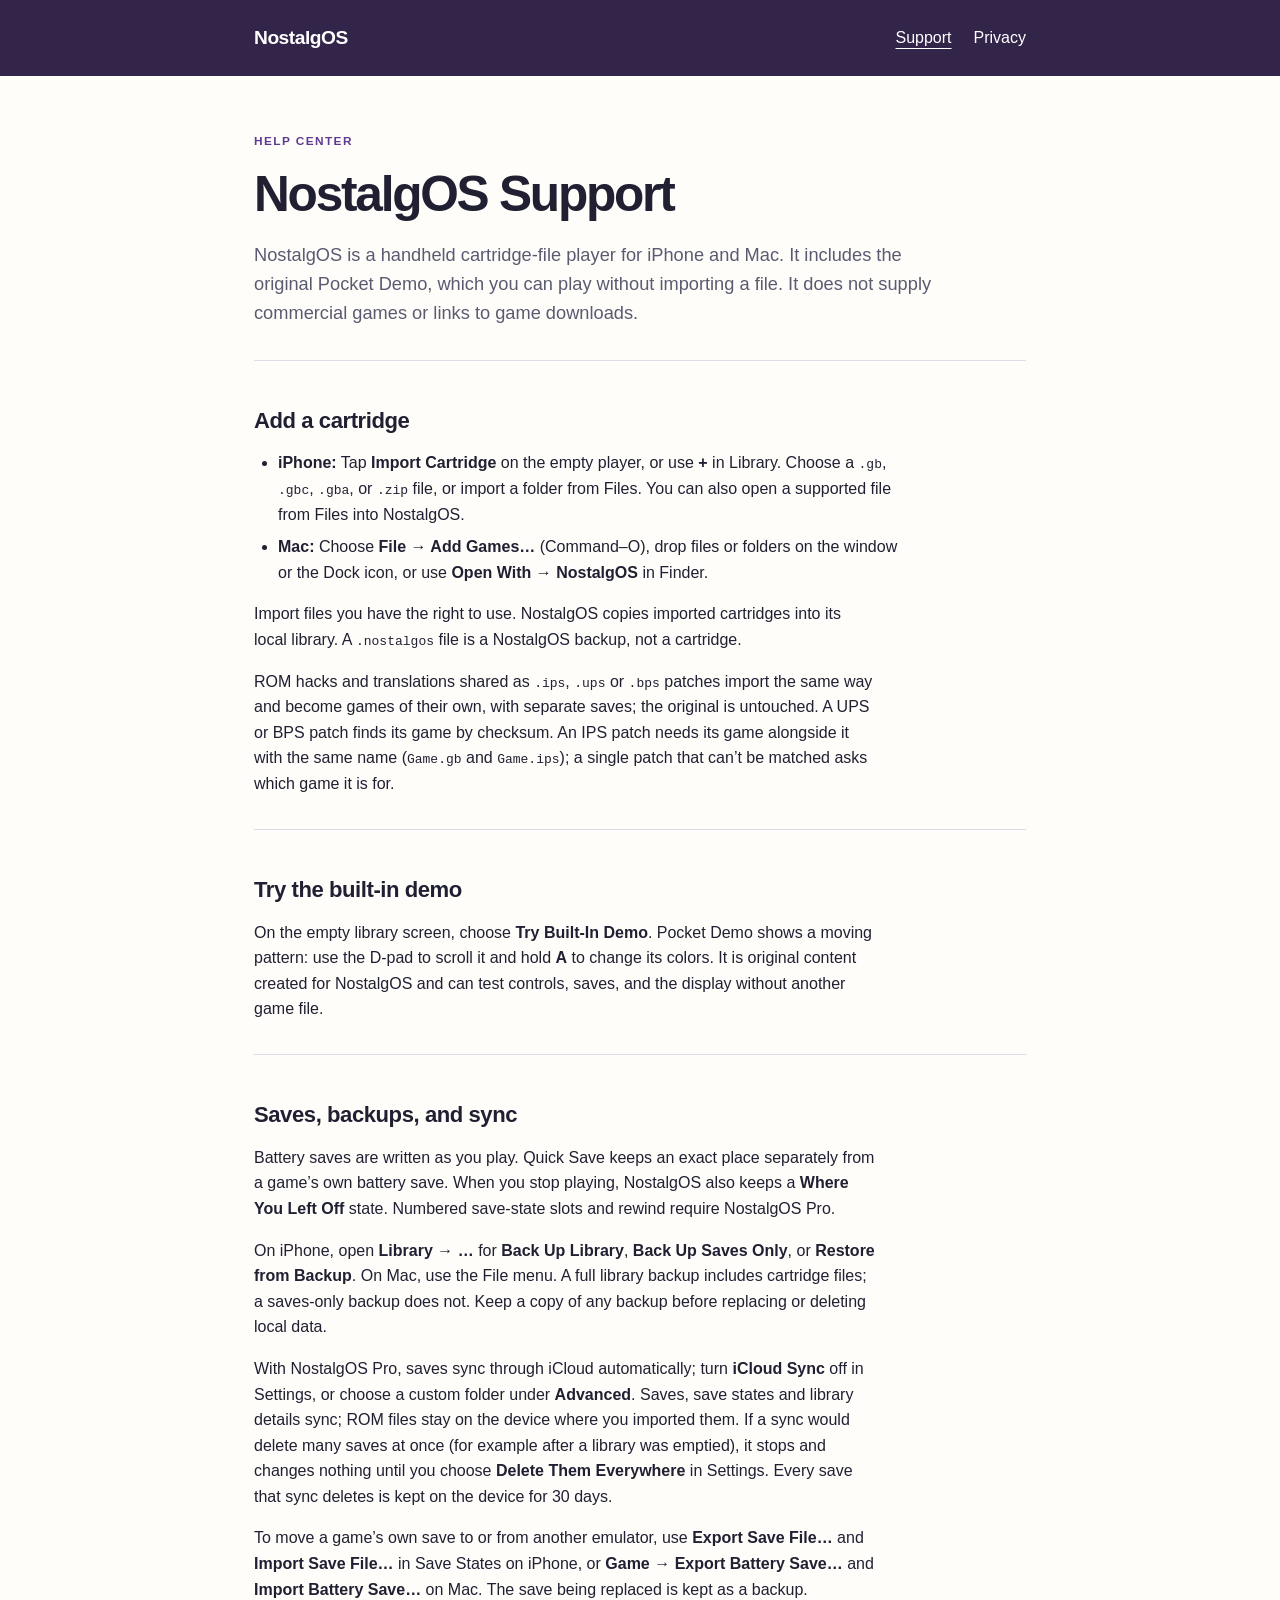
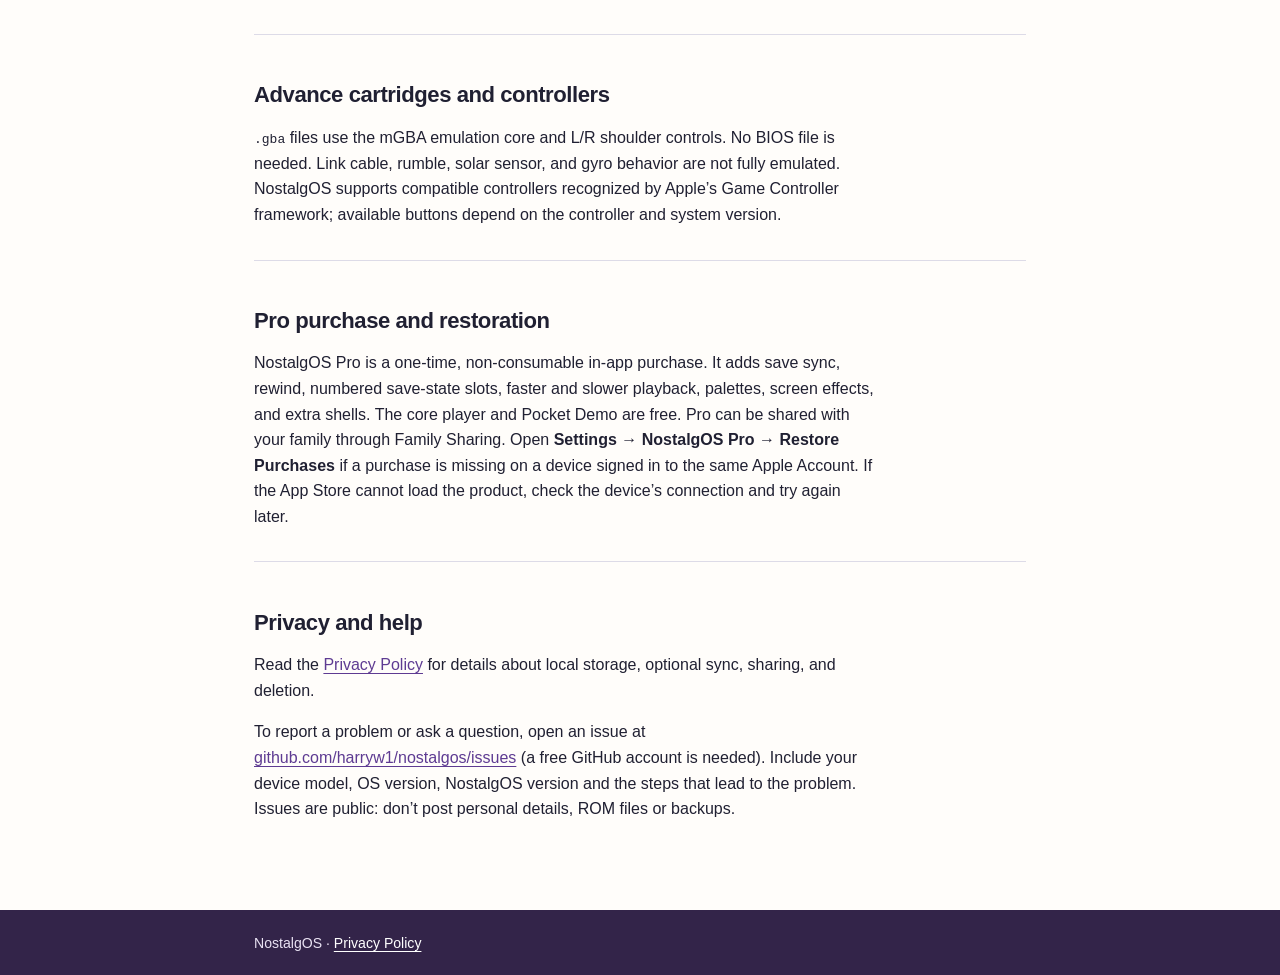
<file: index.html>
<!doctype html>
<html lang="en">
<head><meta charset="utf-8"><meta name="viewport" content="width=device-width,initial-scale=1"><title>NostalgOS</title><meta http-equiv="refresh" content="0; url=support.html"><link rel="canonical" href="support.html"><link rel="stylesheet" href="style.css"></head>
<body><main><div class="wrap"><p><a href="support.html">NostalgOS Support</a> · <a href="privacy.html">Privacy Policy</a></p></div></main></body>
</html>
</file>
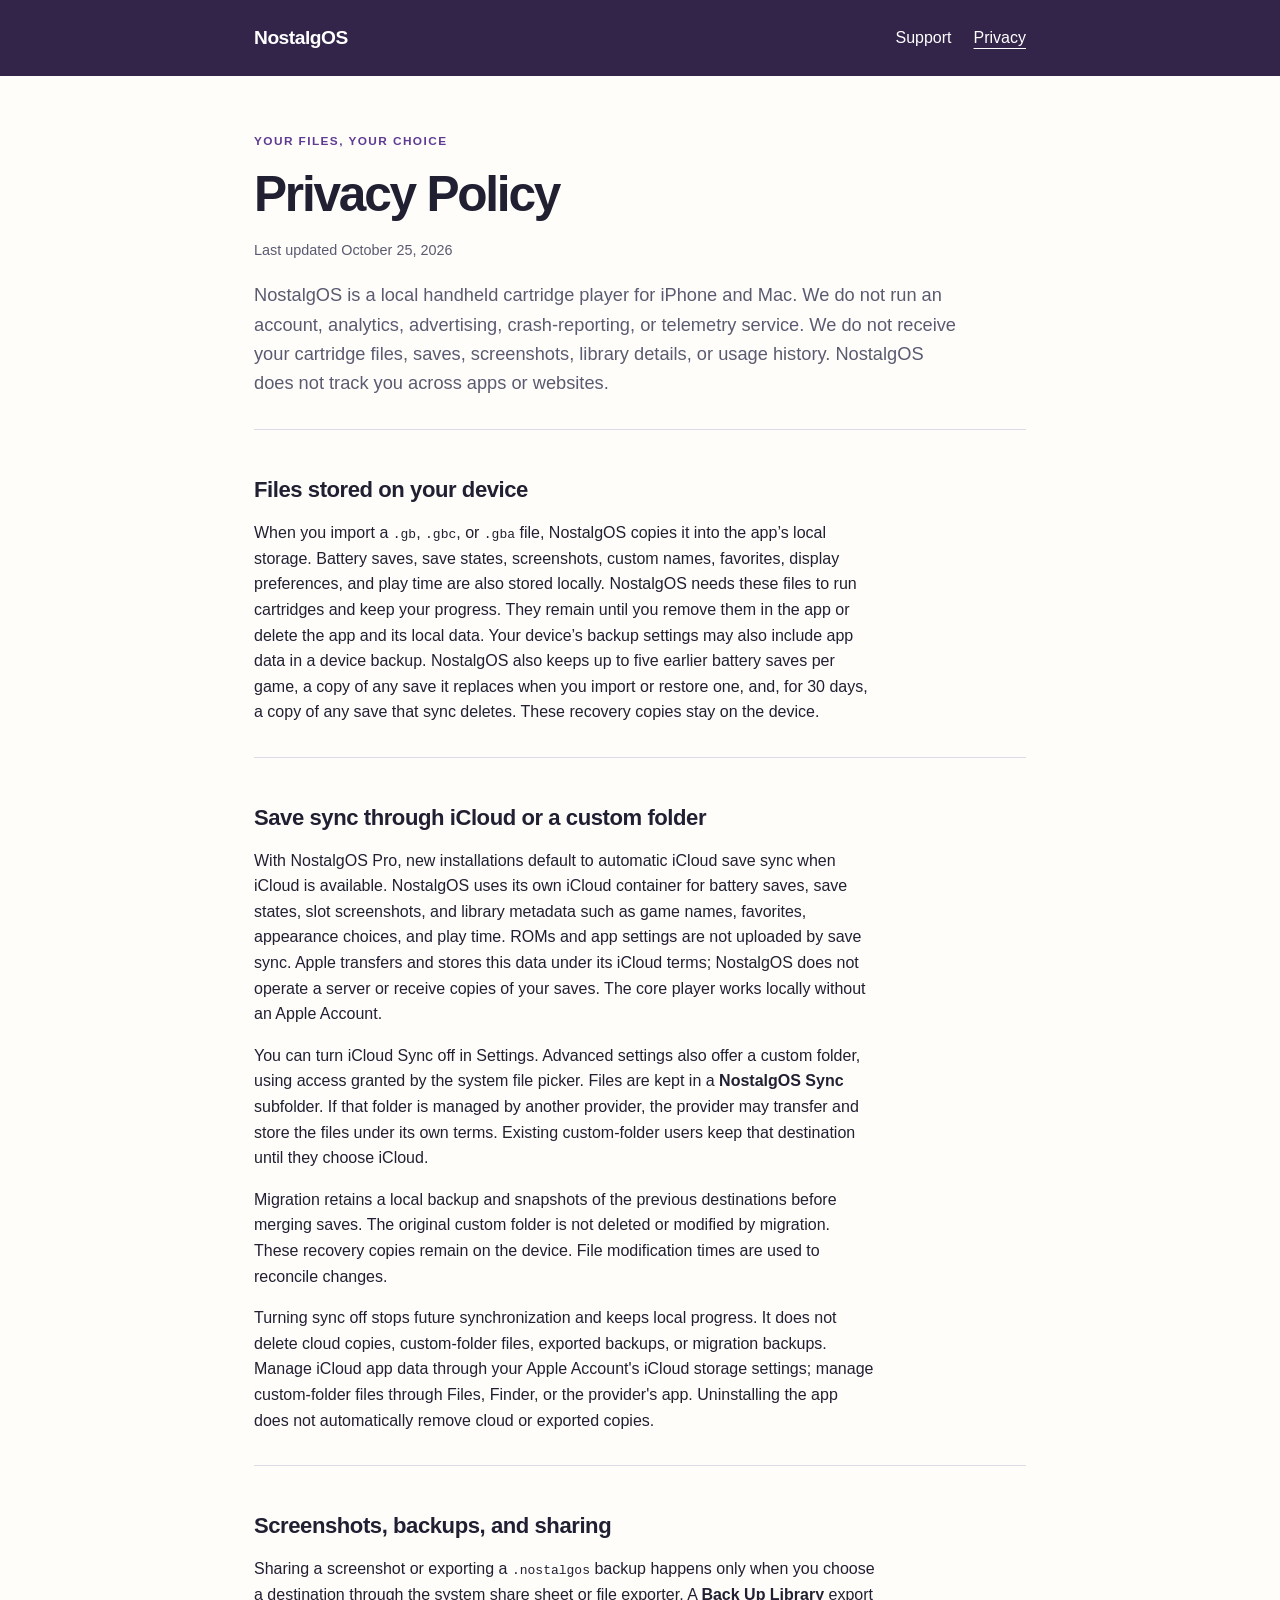
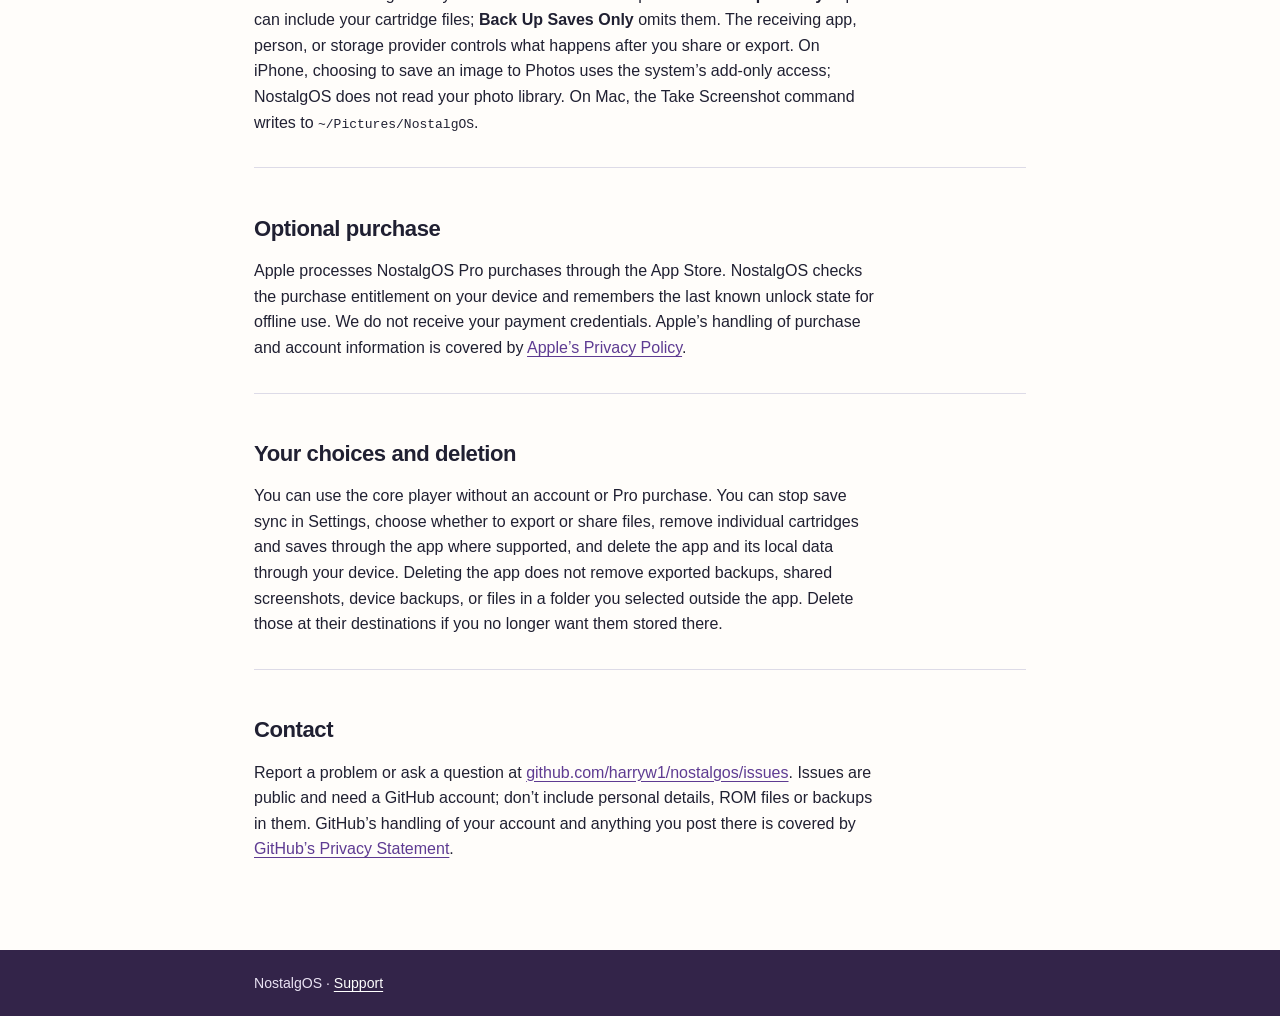
<file: privacy.html>
<!doctype html>
<html lang="en">
<head><meta charset="utf-8"><meta name="viewport" content="width=device-width,initial-scale=1"><meta name="color-scheme" content="light"><title>Privacy Policy · NostalgOS</title><meta name="description" content="How NostalgOS stores cartridges, saves, screenshots, sync files, and purchase status."><link rel="stylesheet" href="style.css"></head>
<body>
<header><div class="wrap"><a class="brand" href="support.html">NostalgOS</a><nav aria-label="Main"><a href="support.html">Support</a><a href="privacy.html" aria-current="page">Privacy</a></nav></div></header>
<main><div class="wrap">
<div class="eyebrow">Your files, your choice</div><h1>Privacy Policy</h1><p class="meta">Last updated October 25, 2026</p>
<p class="lede">NostalgOS is a local handheld cartridge player for iPhone and Mac. We do not run an account, analytics, advertising, crash-reporting, or telemetry service. We do not receive your cartridge files, saves, screenshots, library details, or usage history. NostalgOS does not track you across apps or websites.</p>
<section><h2>Files stored on your device</h2><p>When you import a <code>.gb</code>, <code>.gbc</code>, or <code>.gba</code> file, NostalgOS copies it into the app’s local storage. Battery saves, save states, screenshots, custom names, favorites, display preferences, and play time are also stored locally. NostalgOS needs these files to run cartridges and keep your progress. They remain until you remove them in the app or delete the app and its local data. Your device’s backup settings may also include app data in a device backup. NostalgOS also keeps up to five earlier battery saves per game, a copy of any save it replaces when you import or restore one, and, for 30 days, a copy of any save that sync deletes. These recovery copies stay on the device.</p></section>
<section><h2>Save sync through iCloud or a custom folder</h2><p>With NostalgOS Pro, new installations default to automatic iCloud save sync when iCloud is available. NostalgOS uses its own iCloud container for battery saves, save states, slot screenshots, and library metadata such as game names, favorites, appearance choices, and play time. ROMs and app settings are not uploaded by save sync. Apple transfers and stores this data under its iCloud terms; NostalgOS does not operate a server or receive copies of your saves. The core player works locally without an Apple Account.</p><p>You can turn iCloud Sync off in Settings. Advanced settings also offer a custom folder, using access granted by the system file picker. Files are kept in a <strong>NostalgOS Sync</strong> subfolder. If that folder is managed by another provider, the provider may transfer and store the files under its own terms. Existing custom-folder users keep that destination until they choose iCloud.</p><p>Migration retains a local backup and snapshots of the previous destinations before merging saves. The original custom folder is not deleted or modified by migration. These recovery copies remain on the device. File modification times are used to reconcile changes.</p><p>Turning sync off stops future synchronization and keeps local progress. It does not delete cloud copies, custom-folder files, exported backups, or migration backups. Manage iCloud app data through your Apple Account&#x27;s iCloud storage settings; manage custom-folder files through Files, Finder, or the provider&#x27;s app. Uninstalling the app does not automatically remove cloud or exported copies.</p></section>
<section><h2>Screenshots, backups, and sharing</h2><p>Sharing a screenshot or exporting a <code>.nostalgos</code> backup happens only when you choose a destination through the system share sheet or file exporter. A <strong>Back Up Library</strong> export can include your cartridge files; <strong>Back Up Saves Only</strong> omits them. The receiving app, person, or storage provider controls what happens after you share or export. On iPhone, choosing to save an image to Photos uses the system’s add-only access; NostalgOS does not read your photo library. On Mac, the Take Screenshot command writes to <code>~/Pictures/NostalgOS</code>.</p></section>
<section><h2>Optional purchase</h2><p>Apple processes NostalgOS Pro purchases through the App Store. NostalgOS checks the purchase entitlement on your device and remembers the last known unlock state for offline use. We do not receive your payment credentials. Apple’s handling of purchase and account information is covered by <a href="https://www.apple.com/legal/privacy/">Apple’s Privacy Policy</a>.</p></section>
<section><h2>Your choices and deletion</h2><p>You can use the core player without an account or Pro purchase. You can stop save sync in Settings, choose whether to export or share files, remove individual cartridges and saves through the app where supported, and delete the app and its local data through your device. Deleting the app does not remove exported backups, shared screenshots, device backups, or files in a folder you selected outside the app. Delete those at their destinations if you no longer want them stored there.</p></section>
<section><h2>Contact</h2><p>Report a problem or ask a question at <a href="https://github.com/harryw1/nostalgos/issues">github.com/harryw1/nostalgos/issues</a>. Issues are public and need a GitHub account; don’t include personal details, ROM files or backups in them. GitHub’s handling of your account and anything you post there is covered by <a href="https://docs.github.com/site-policy/privacy-policies/github-general-privacy-statement">GitHub’s Privacy Statement</a>.</p></section>
</div></main>
<footer><div class="wrap">NostalgOS · <a href="support.html">Support</a></div></footer>
</body></html>
</file>
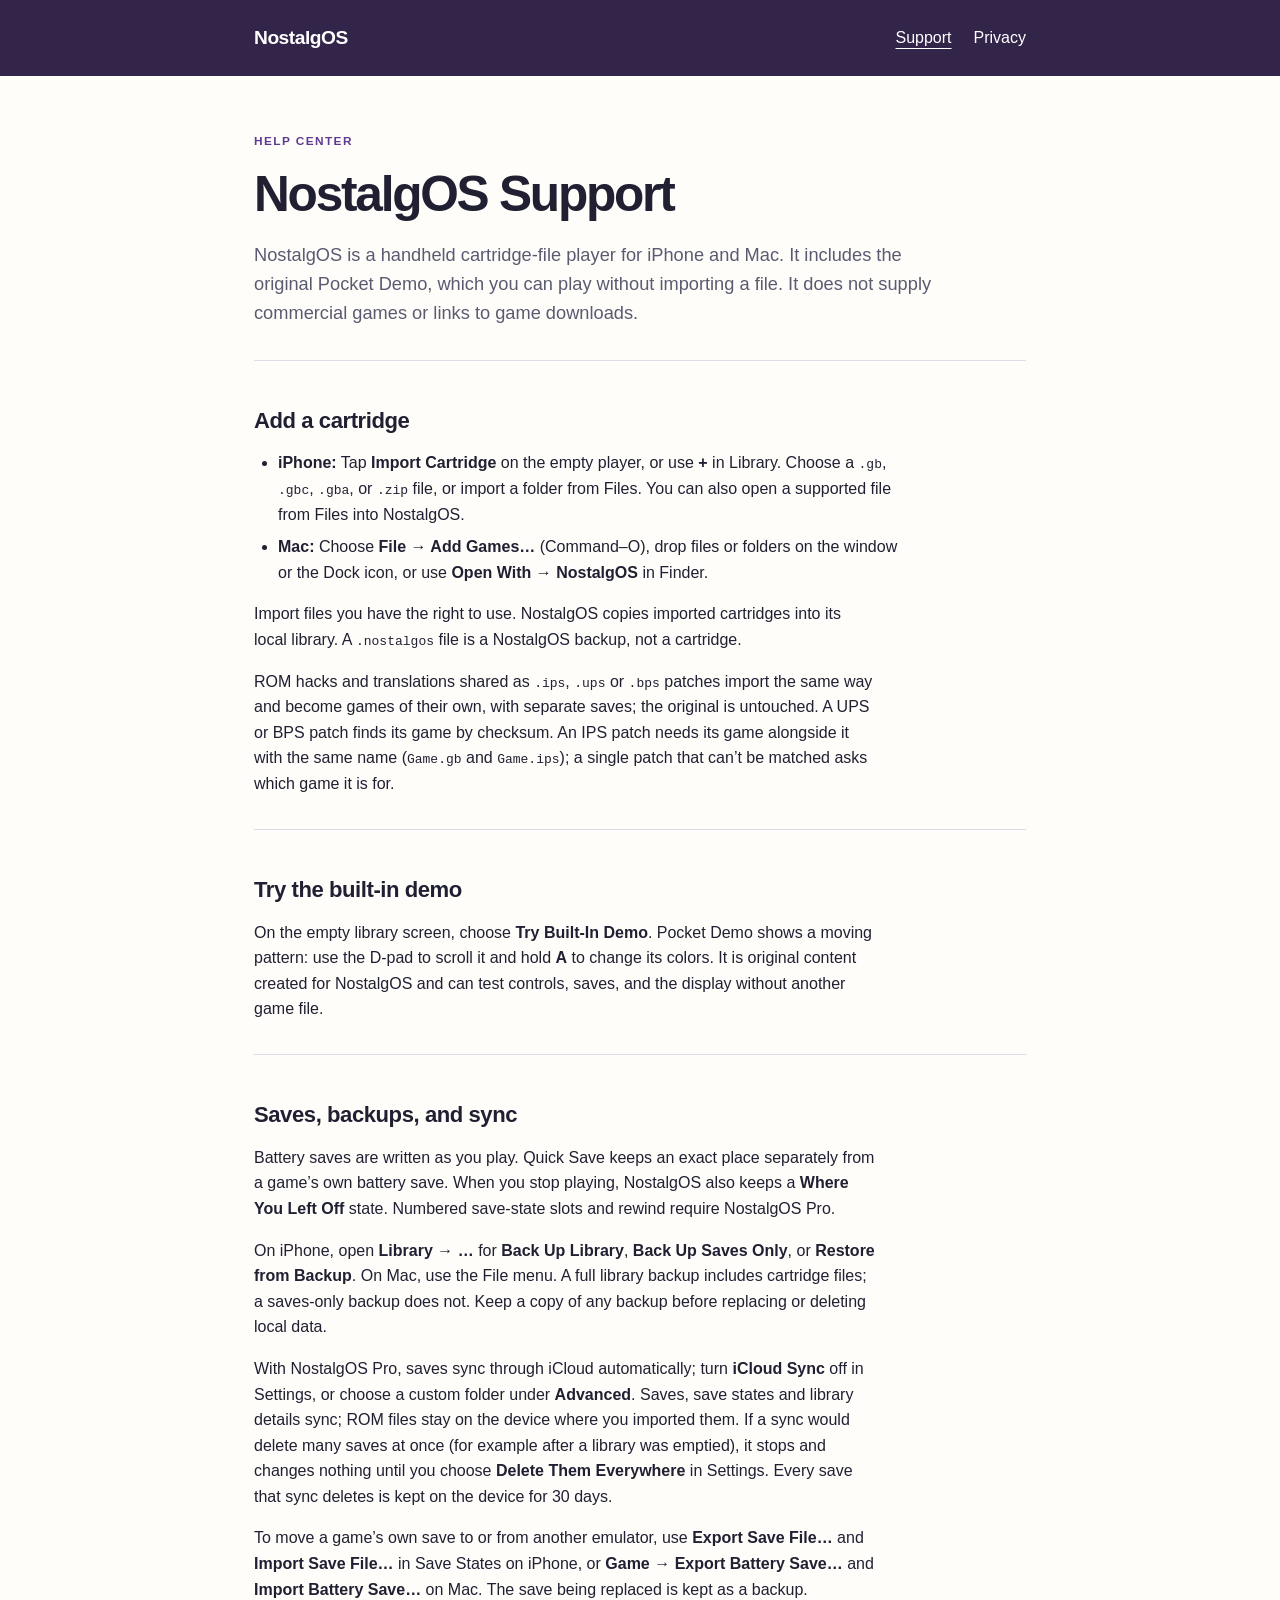
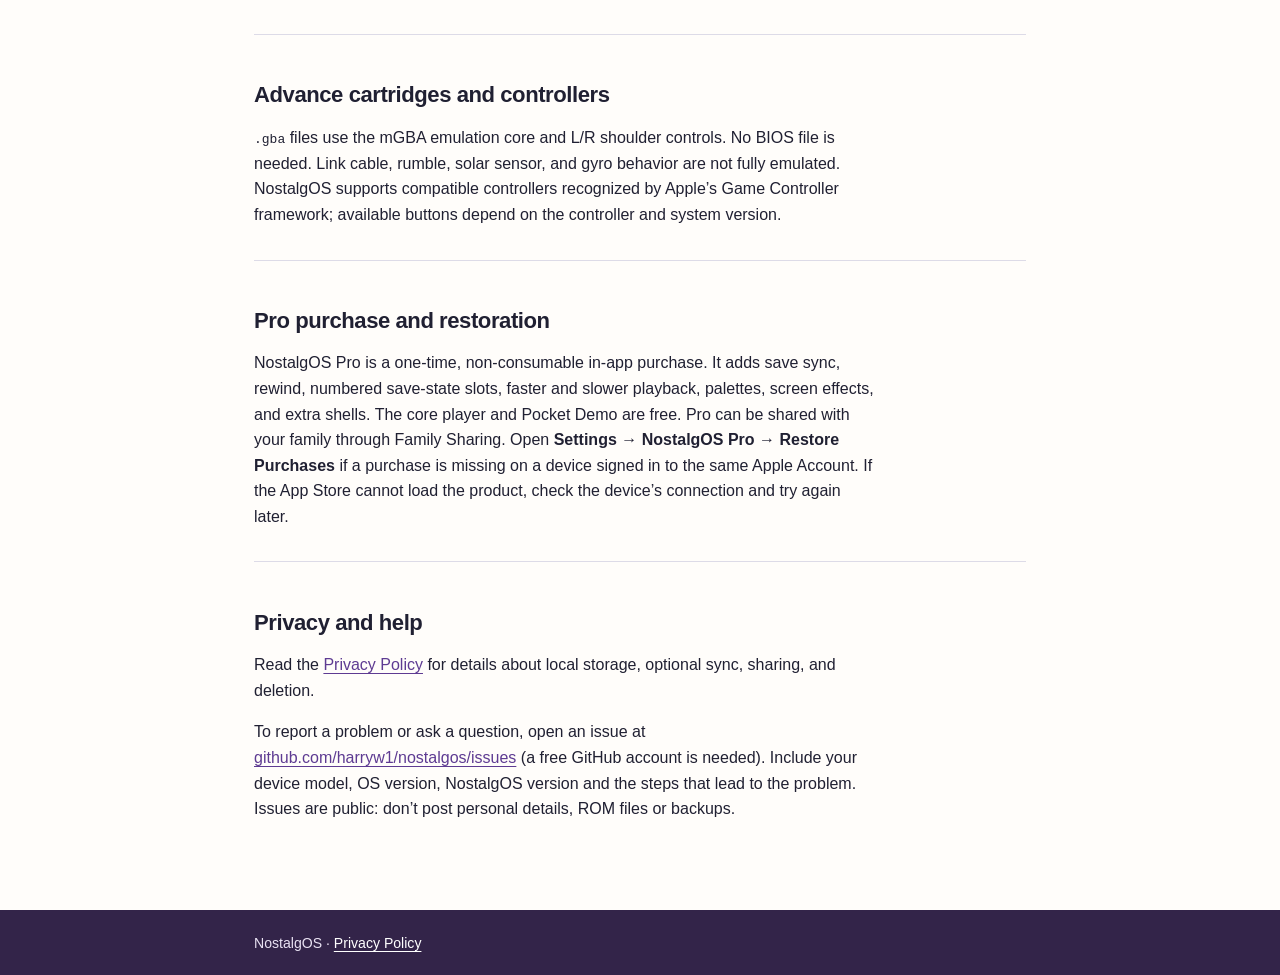
<file: support.html>
<!doctype html>
<html lang="en">
<head><meta charset="utf-8"><meta name="viewport" content="width=device-width,initial-scale=1"><meta name="color-scheme" content="light"><title>Support · NostalgOS</title><meta name="description" content="Help with NostalgOS cartridges, Pocket Demo, saves, backups, controllers, and Pro purchases."><link rel="stylesheet" href="style.css"></head>
<body>
<header><div class="wrap"><a class="brand" href="support.html">NostalgOS</a><nav aria-label="Main"><a href="support.html" aria-current="page">Support</a><a href="privacy.html">Privacy</a></nav></div></header>
<main><div class="wrap">
<div class="eyebrow">Help center</div><h1>NostalgOS Support</h1>
<p class="lede">NostalgOS is a handheld cartridge-file player for iPhone and Mac. It includes the original Pocket Demo, which you can play without importing a file. It does not supply commercial games or links to game downloads.</p>
<section><h2>Add a cartridge</h2><ul><li><strong>iPhone:</strong> Tap <strong>Import Cartridge</strong> on the empty player, or use <strong>+</strong> in Library. Choose a <code>.gb</code>, <code>.gbc</code>, <code>.gba</code>, or <code>.zip</code> file, or import a folder from Files. You can also open a supported file from Files into NostalgOS.</li><li><strong>Mac:</strong> Choose <strong>File → Add Games…</strong> (Command–O), drop files or folders on the window or the Dock icon, or use <strong>Open With → NostalgOS</strong> in Finder.</li></ul><p>Import files you have the right to use. NostalgOS copies imported cartridges into its local library. A <code>.nostalgos</code> file is a NostalgOS backup, not a cartridge.</p><p>ROM hacks and translations shared as <code>.ips</code>, <code>.ups</code> or <code>.bps</code> patches import the same way and become games of their own, with separate saves; the original is untouched. A UPS or BPS patch finds its game by checksum. An IPS patch needs its game alongside it with the same name (<code>Game.gb</code> and <code>Game.ips</code>); a single patch that can’t be matched asks which game it is for.</p></section>
<section><h2>Try the built-in demo</h2><p>On the empty library screen, choose <strong>Try Built-In Demo</strong>. Pocket Demo shows a moving pattern: use the D-pad to scroll it and hold <strong>A</strong> to change its colors. It is original content created for NostalgOS and can test controls, saves, and the display without another game file.</p></section>
<section><h2>Saves, backups, and sync</h2><p>Battery saves are written as you play. Quick Save keeps an exact place separately from a game’s own battery save. When you stop playing, NostalgOS also keeps a <strong>Where You Left Off</strong> state. Numbered save-state slots and rewind require NostalgOS Pro.</p><p>On iPhone, open <strong>Library → …</strong> for <strong>Back Up Library</strong>, <strong>Back Up Saves Only</strong>, or <strong>Restore from Backup</strong>. On Mac, use the File menu. A full library backup includes cartridge files; a saves-only backup does not. Keep a copy of any backup before replacing or deleting local data.</p><p>With NostalgOS Pro, saves sync through iCloud automatically; turn <strong>iCloud Sync</strong> off in Settings, or choose a custom folder under <strong>Advanced</strong>. Saves, save states and library details sync; ROM files stay on the device where you imported them. If a sync would delete many saves at once (for example after a library was emptied), it stops and changes nothing until you choose <strong>Delete Them Everywhere</strong> in Settings. Every save that sync deletes is kept on the device for 30 days.</p><p>To move a game’s own save to or from another emulator, use <strong>Export Save File…</strong> and <strong>Import Save File…</strong> in Save States on iPhone, or <strong>Game → Export Battery Save…</strong> and <strong>Import Battery Save…</strong> on Mac. The save being replaced is kept as a backup.</p></section>
<section><h2>Advance cartridges and controllers</h2><p><code>.gba</code> files use the mGBA emulation core and L/R shoulder controls. No BIOS file is needed. Link cable, rumble, solar sensor, and gyro behavior are not fully emulated. NostalgOS supports compatible controllers recognized by Apple’s Game Controller framework; available buttons depend on the controller and system version.</p></section>
<section><h2>Pro purchase and restoration</h2><p>NostalgOS Pro is a one-time, non-consumable in-app purchase. It adds save sync, rewind, numbered save-state slots, faster and slower playback, palettes, screen effects, and extra shells. The core player and Pocket Demo are free. Pro can be shared with your family through Family Sharing. Open <strong>Settings → NostalgOS Pro → Restore Purchases</strong> if a purchase is missing on a device signed in to the same Apple Account. If the App Store cannot load the product, check the device’s connection and try again later.</p></section>
<section><h2>Privacy and help</h2><p>Read the <a href="privacy.html">Privacy Policy</a> for details about local storage, optional sync, sharing, and deletion.</p><p>To report a problem or ask a question, open an issue at <a href="https://github.com/harryw1/nostalgos/issues">github.com/harryw1/nostalgos/issues</a> (a free GitHub account is needed). Include your device model, OS version, NostalgOS version and the steps that lead to the problem. Issues are public: don’t post personal details, ROM files or backups.</p></section>
</div></main>
<footer><div class="wrap">NostalgOS · <a href="privacy.html">Privacy Policy</a></div></footer>
</body></html>
</file>
<file: style.css>
:root{color-scheme:light;--ink:#202032;--muted:#5a5b70;--line:#dddbe7;--paper:#fffdfa;--tint:#f2ecfa;--accent:#5e3b92}
*{box-sizing:border-box}
html{font-family:-apple-system,BlinkMacSystemFont,"Segoe UI",sans-serif;line-height:1.6;background:#eee9f3;color:var(--ink)}
body{margin:0}
a{color:var(--accent);text-underline-offset:3px}
a:focus-visible{outline:3px solid var(--accent);outline-offset:4px;border-radius:3px}
.wrap{max-width:820px;margin:0 auto;padding:0 24px}
header{background:#332449;color:white}
header .wrap{display:flex;align-items:center;justify-content:space-between;gap:20px;min-height:76px}
.brand{font-size:1.2rem;font-weight:750;letter-spacing:-.025em;color:white;text-decoration:none}
nav{display:flex;gap:22px}
nav a{color:white;text-decoration:none}
nav a[aria-current=page]{text-decoration:underline;text-underline-offset:5px}
main{background:var(--paper);min-height:calc(100vh - 160px)}
main .wrap{padding-top:56px;padding-bottom:72px}
.eyebrow{text-transform:uppercase;letter-spacing:.12em;color:var(--accent);font-size:.74rem;font-weight:800}
h1{font-size:clamp(2rem,5vw,3.1rem);line-height:1.08;letter-spacing:-.045em;margin:.35em 0}
h2{font-size:1.38rem;line-height:1.25;letter-spacing:-.02em;margin:2em 0 .45em}
p,li{max-width:70ch}
.lede{font-size:1.14rem;color:var(--muted)}
.notice{background:var(--tint);border-left:4px solid var(--accent);padding:14px 18px;border-radius:0 8px 8px 0;margin:30px 0}
.notice p{margin:0}
section{border-top:1px solid var(--line);margin-top:32px;padding-top:2px}
ul,ol{padding-left:1.5em}
li+li{margin-top:.4em}
.meta{color:var(--muted);font-size:.9rem}
footer{background:#332449;color:#e9e2f3;font-size:.88rem}
footer .wrap{padding-top:22px;padding-bottom:22px}
footer a{color:#fff}
@media(max-width:500px){header .wrap{min-height:68px}.wrap{padding:0 18px}nav{gap:13px;font-size:.9rem}main .wrap{padding-top:38px}}
</file>
